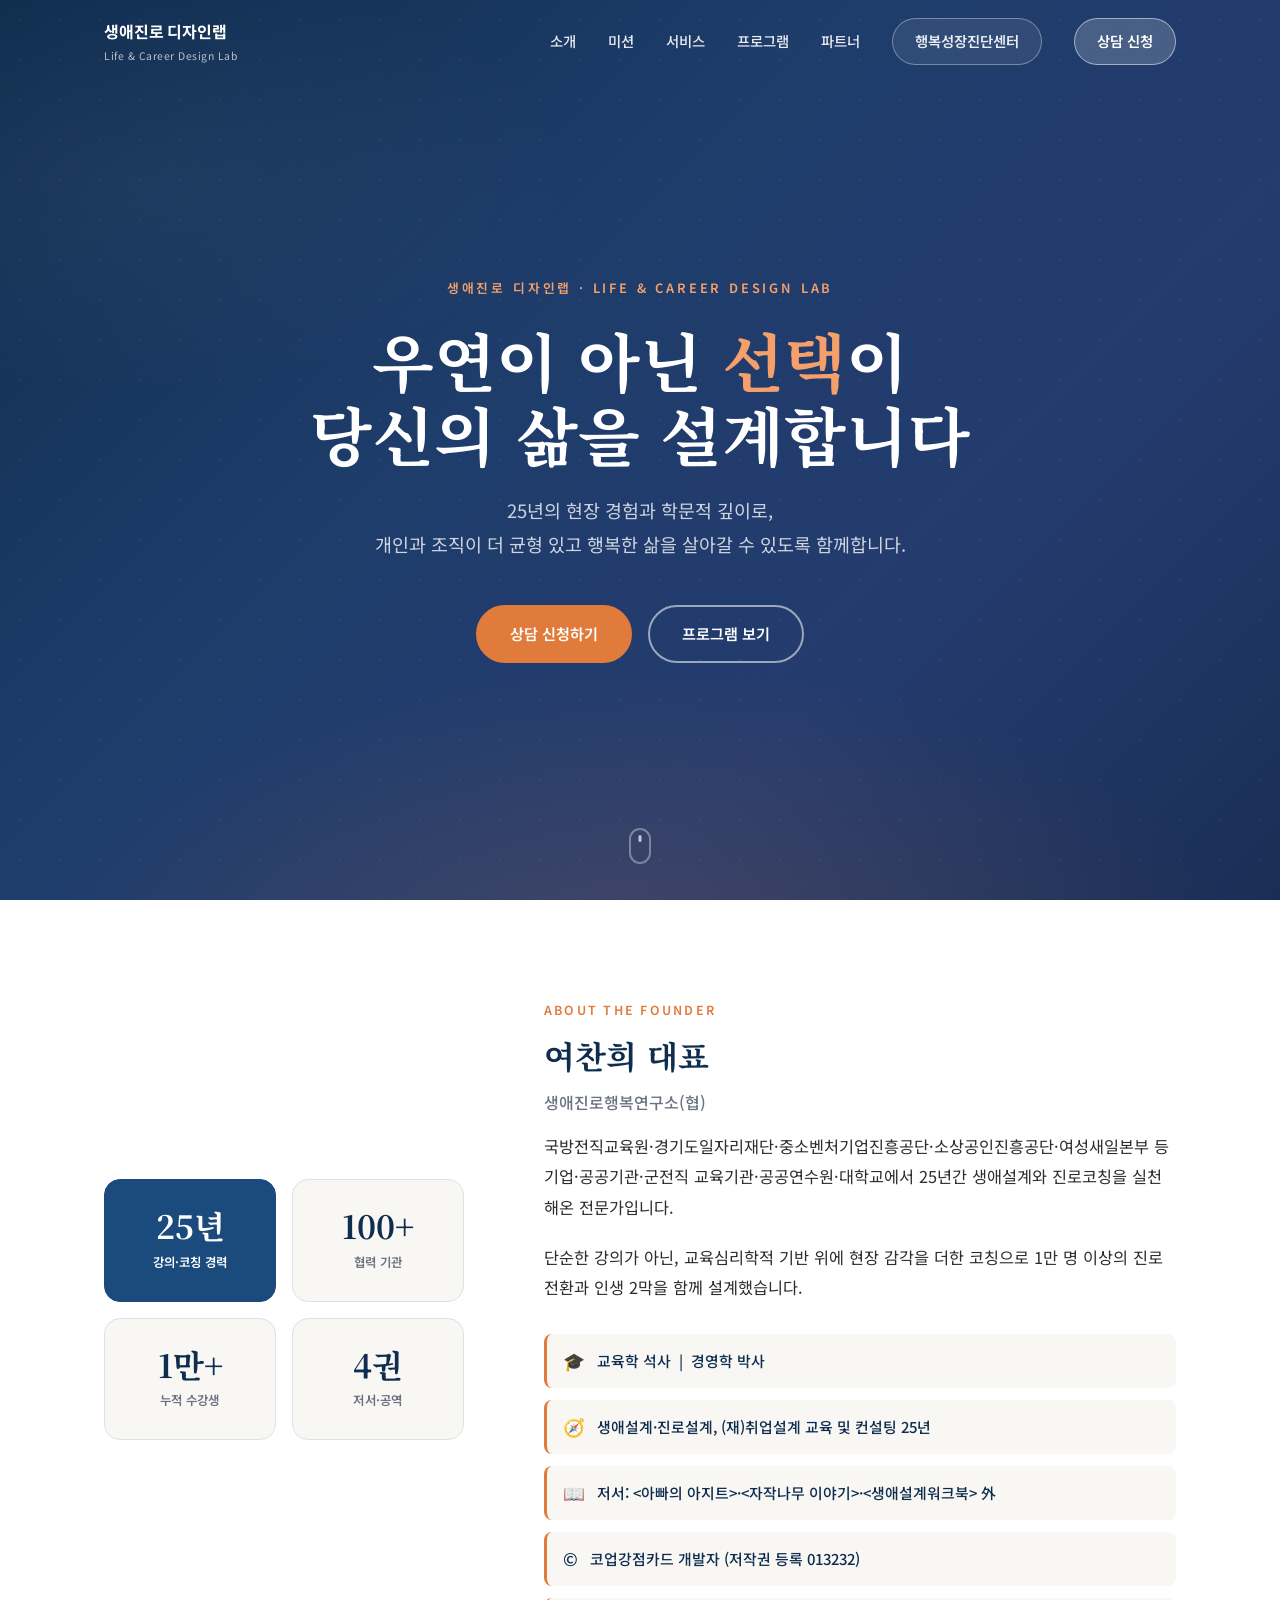
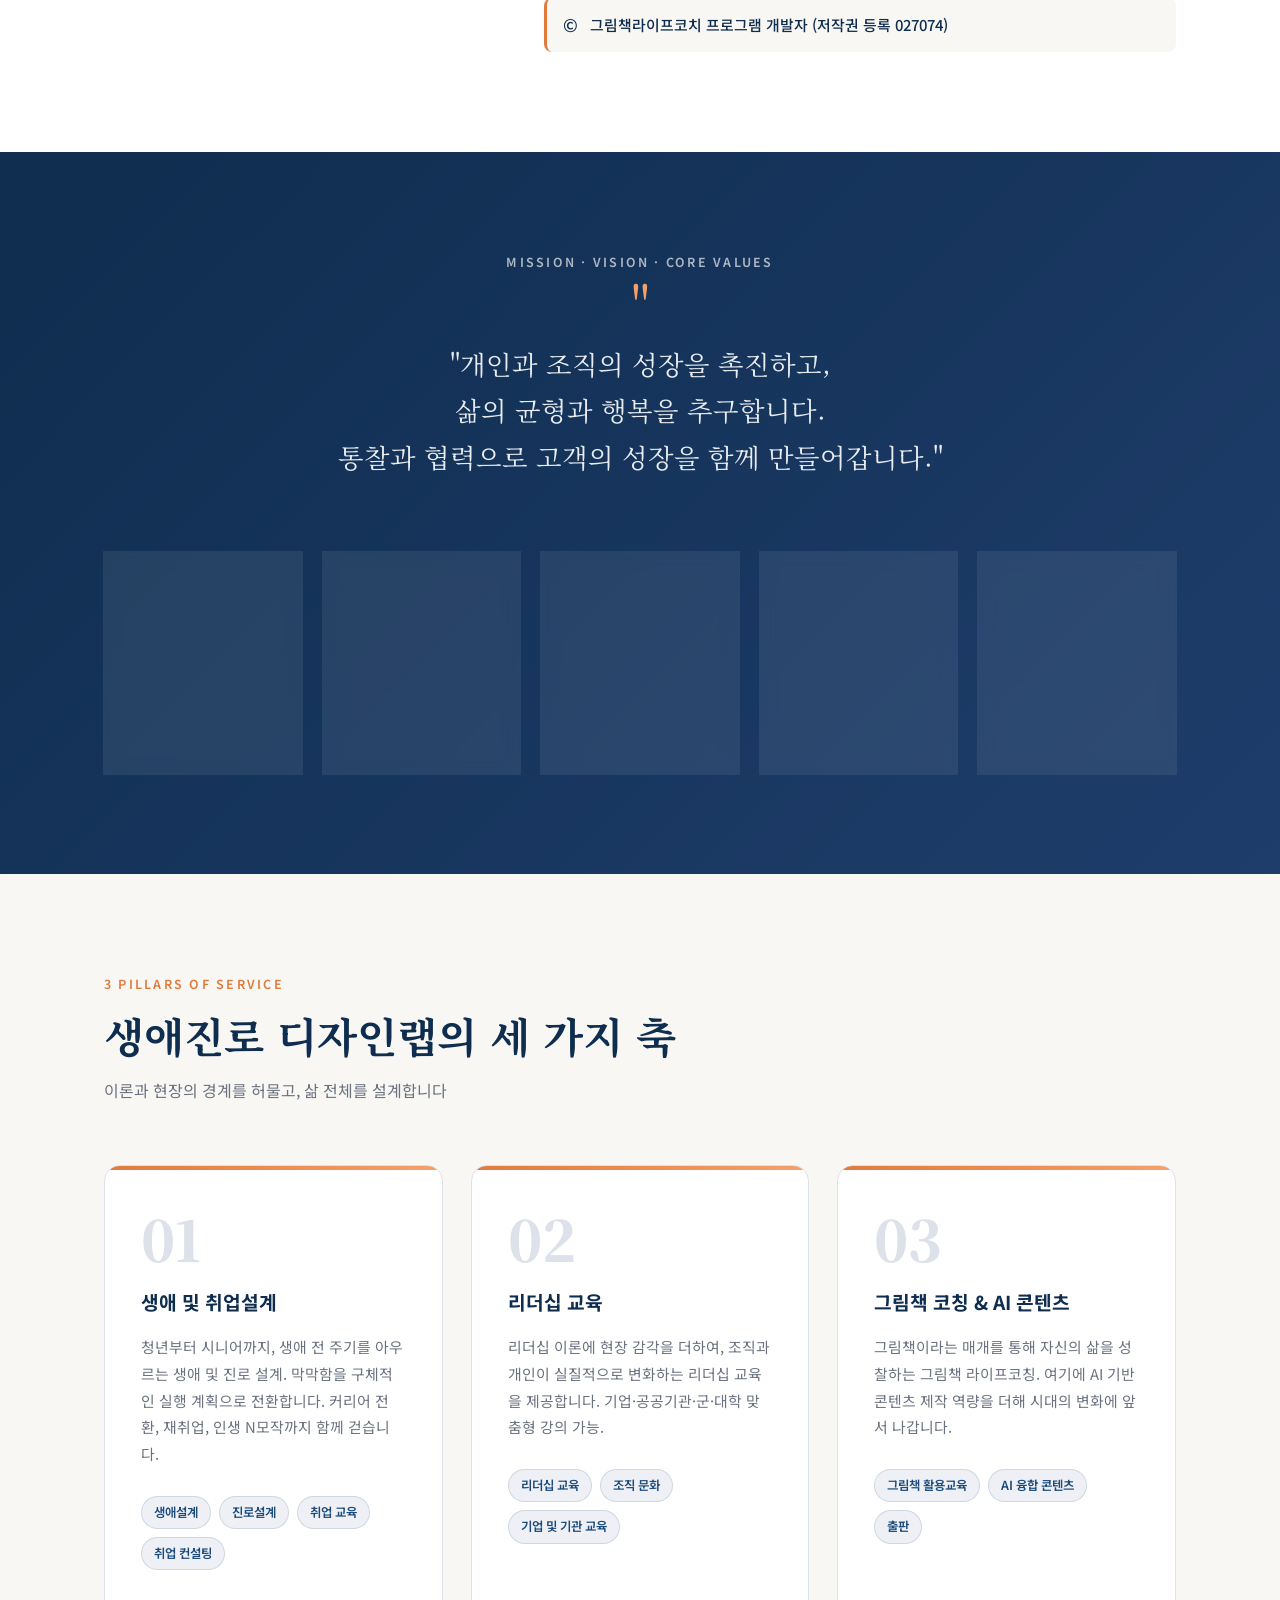
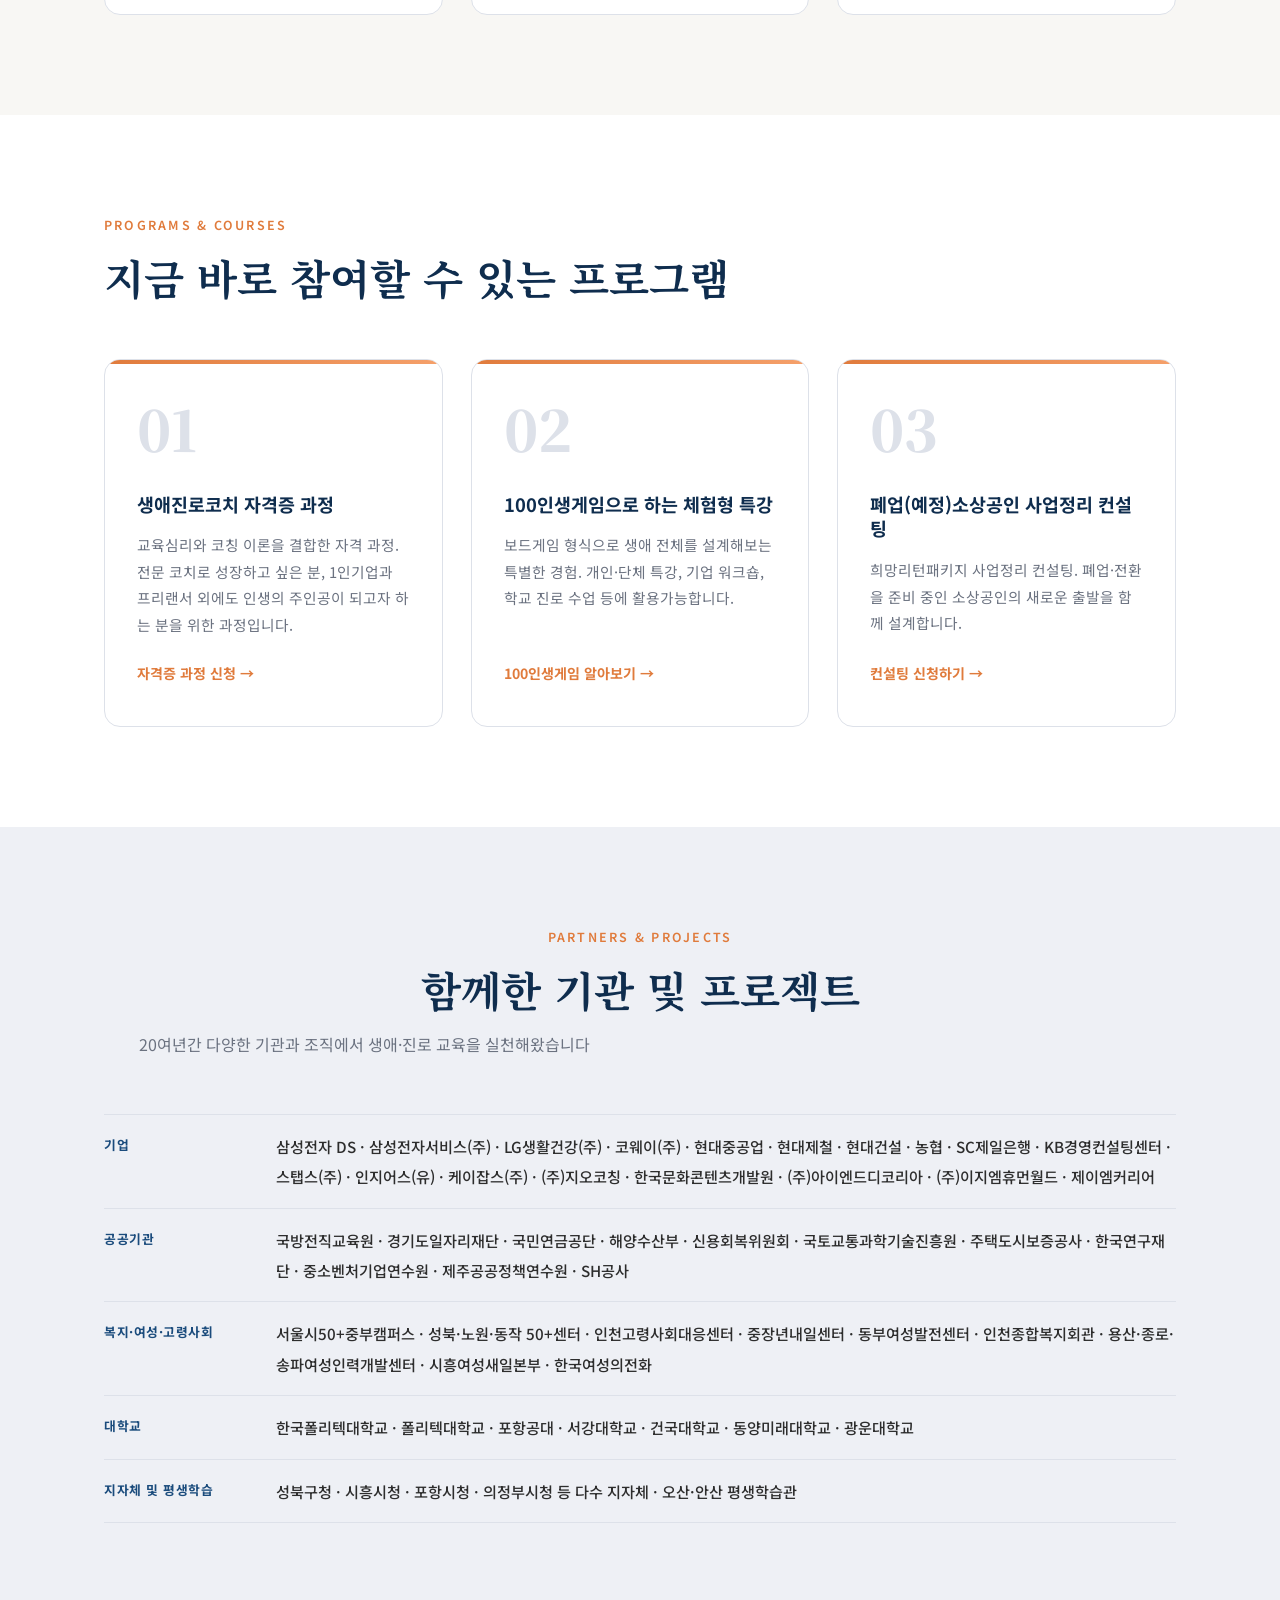
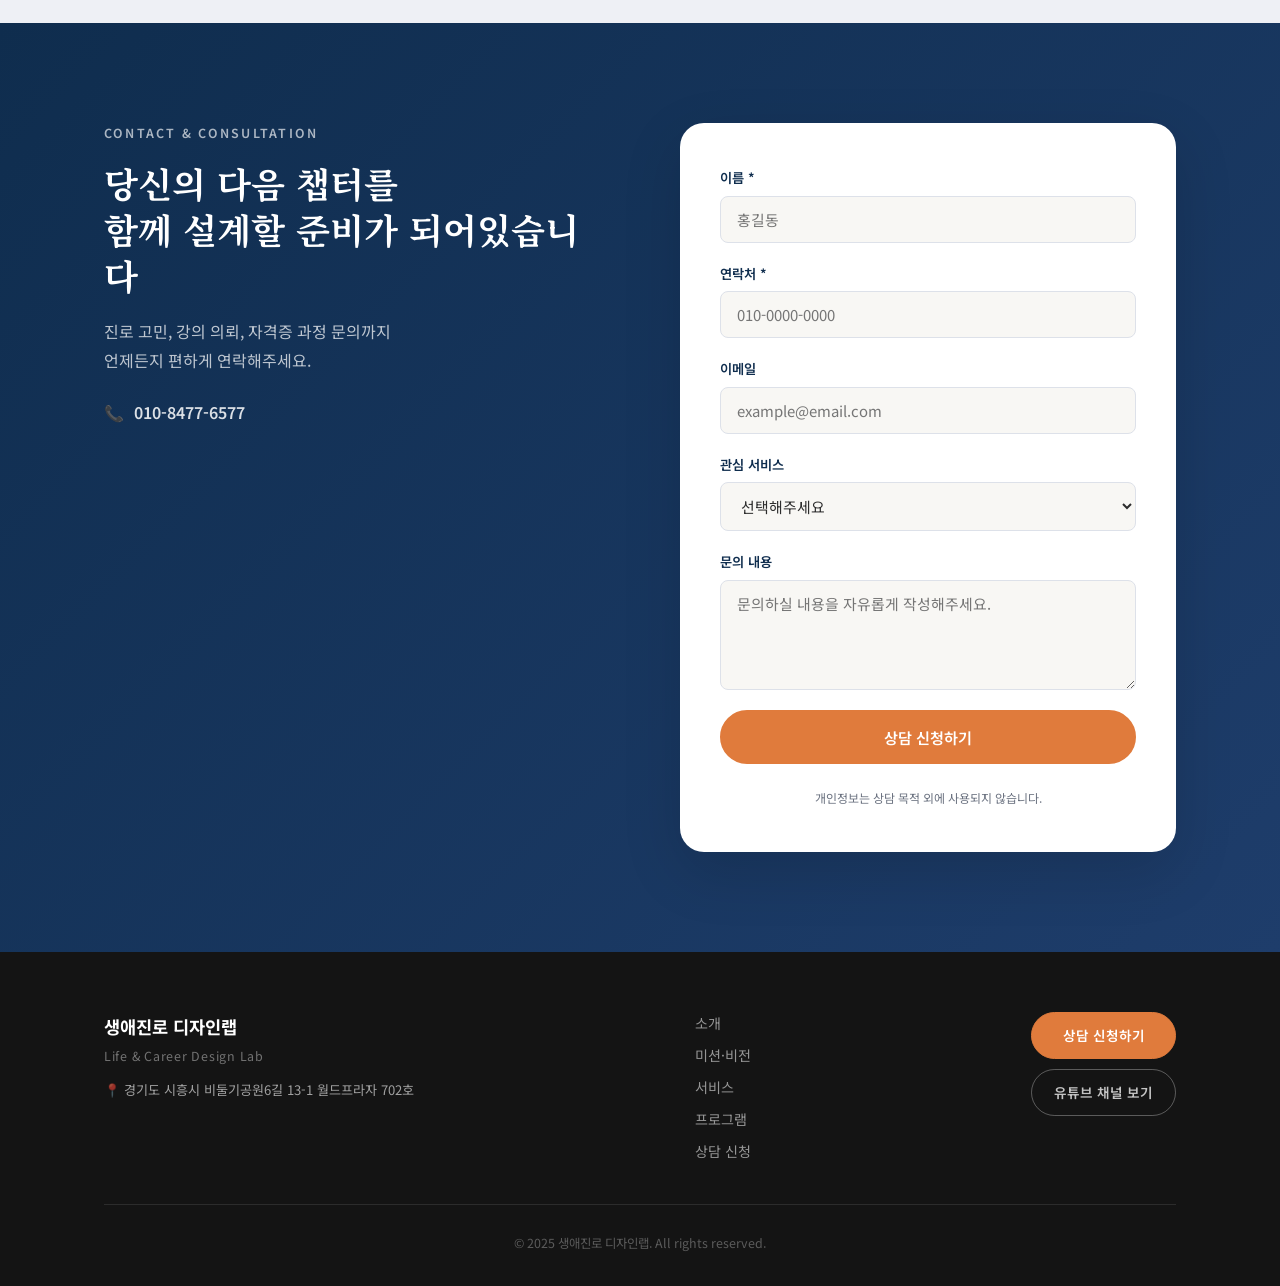
<file: index.html>
<!DOCTYPE html>
<html lang="ko">

<head>
  <meta charset="UTF-8" />
  <meta name="viewport" content="width=device-width, initial-scale=1.0" />
  <title>생애진로 디자인랩 · Life & Career Design Lab</title>
  <meta name="description" content="25년의 현장 경험과 학문적 깊이로, 개인과 조직이 더 균형 있고 행복한 삶을 살아갈 수 있도록 함께합니다." />
  <link rel="stylesheet" href="styles.css" />
  <link rel="preconnect" href="https://fonts.googleapis.com" />
  <link rel="preconnect" href="https://fonts.gstatic.com" crossorigin />
  <link
    href="https://fonts.googleapis.com/css2?family=Noto+Sans+KR:wght@300;400;500;600;700;900&family=Noto+Serif+KR:wght@400;700&display=swap"
    rel="stylesheet" />
</head>

<body>

  <!-- NAV -->
  <header class="nav" id="nav">
    <div class="nav__inner">
      <a href="#hero" class="nav__logo">
        <span class="nav__logo-kr">생애진로 디자인랩</span>
        <span class="nav__logo-en">Life &amp; Career Design Lab</span>
      </a>
      <nav class="nav__links">
        <a href="#about">소개</a>
        <a href="#mission">미션</a>
        <a href="#pillars">서비스</a>
        <a href="#programs">프로그램</a>
        <a href="#partners">파트너</a>
        <a href="https://mind.lifencareer.co.kr/" class="nav__cta nav__cta--alt" target="_blank" rel="noopener">행복성장진단센터</a>
        <a href="#contact" class="nav__cta">상담 신청</a>
      </nav>
      <button class="nav__hamburger" id="hamburger" aria-label="메뉴 열기">
        <span></span><span></span><span></span>
      </button>
    </div>
    <div class="nav__mobile" id="mobile-menu">
      <a href="#about">소개</a>
      <a href="#mission">미션</a>
      <a href="#pillars">서비스</a>
      <a href="#programs">프로그램</a>
      <a href="#partners">파트너</a>
      <a href="https://mind.lifencareer.co.kr/" target="_blank" rel="noopener">행복성장진단센터</a>
      <a href="#contact">상담 신청</a>
    </div>
  </header>

  <!-- HERO -->
  <section class="hero" id="hero">
    <div class="hero__bg"></div>
    <div class="hero__content">
      <p class="hero__eyebrow reveal">생애진로 디자인랩 · Life &amp; Career Design Lab</p>
      <h1 class="hero__title reveal reveal--delay-1"><!-- EDIT:hero-title -->
        우연이 아닌 <em>선택</em>이<br />당신의 삶을 설계합니다
      <!-- /EDIT:hero-title --></h1>
      <p class="hero__sub reveal reveal--delay-2"><!-- EDIT:hero-sub -->
        25년의 현장 경험과 학문적 깊이로,<br />
        개인과 조직이 더 균형 있고 행복한 삶을 살아갈 수 있도록 함께합니다.
      <!-- /EDIT:hero-sub --></p>
      <div class="hero__actions reveal reveal--delay-3">
        <a href="#contact" class="btn btn--primary">상담 신청하기</a>
        <a href="#programs" class="btn btn--ghost">프로그램 보기</a>
      </div>
    </div>
    <div class="hero__scroll-hint">
      <span></span>
    </div>
  </section>

  <!-- ABOUT -->
  <section class="about section" id="about">
    <div class="container">
      <div class="about__grid">
        <div class="about__image-wrap reveal">
          <div class="about__stats-card">
            <div class="about__stat">
              <span class="about__stat-num">25년</span>
              <span class="about__stat-label">강의·코칭 경력</span>
            </div>
            <div class="about__stat">
              <span class="about__stat-num">100+</span>
              <span class="about__stat-label">협력 기관</span>
            </div>
            <div class="about__stat">
              <span class="about__stat-num">1만+</span>
              <span class="about__stat-label">누적 수강생</span>
            </div>
            <div class="about__stat">
              <span class="about__stat-num">4권</span>
              <span class="about__stat-label">저서·공역</span>
            </div>
          </div>
        </div>
        <div class="about__text">
          <p class="section__label reveal">About the Founder</p>
          <h2 class="section__title reveal reveal--delay-1">
            여찬희 대표<br /><span class="about__orgtitle">생애진로행복연구소(협)</span>
          </h2>
          <p class="about__body reveal reveal--delay-2"><!-- EDIT:about-body1 -->
            국방전직교육원·경기도일자리재단·중소벤처기업진흥공단·소상공인진흥공단·여성새일본부 등
            기업·공공기관·군전직 교육기관·공공연수원·대학교에서
            25년간 생애설계와 진로코칭을 실천해온 전문가입니다.
          <!-- /EDIT:about-body1 --></p>
          <p class="about__body reveal reveal--delay-2"><!-- EDIT:about-body2 -->
            단순한 강의가 아닌, 교육심리학적 기반 위에 현장 감각을 더한 코칭으로
            1만 명 이상의 진로 전환과 인생 2막을 함께 설계했습니다.
          <!-- /EDIT:about-body2 --></p>
          <ul class="about__credentials reveal reveal--delay-3">
            <li><span class="cred-icon">🎓</span> 교육학 석사 &nbsp;|&nbsp; 경영학 박사</li>
            <li><span class="cred-icon">🧭</span> 생애설계·진로설계, (재)취업설계 교육 및 컨설팅 25년</li>
            <li><span class="cred-icon">📖</span> 저서: &lt;아빠의 아지트&gt;·&lt;자작나무 이야기&gt;·&lt;생애설계워크북&gt; 外</li>
            <li><span class="cred-icon">©</span> 코업강점카드 개발자 (저작권 등록 013232)</li>
            <li><span class="cred-icon">©</span> 그림책라이프코치 프로그램 개발자 (저작권 등록 027074)</li>
          </ul>
        </div>
      </div>
    </div>
  </section>

  <!-- MISSION / VISION / VALUES -->
  <section class="mission section" id="mission">
    <div class="container">
      <p class="section__label section__label--light reveal">Mission · Vision · Core Values</p>
      <blockquote class="mission__quote reveal reveal--delay-1">
        "개인과 조직의 성장을 촉진하고,<br />
        삶의 균형과 행복을 추구합니다.<br />
        통찰과 협력으로 고객의 성장을 함께 만들어갑니다."
      </blockquote>
      <div class="values__grid">
        <div class="value-card reveal">
          <div class="value-card__icon">⚖</div>
          <h3 class="value-card__name">균형</h3>
          <p class="value-card__desc">삶과 일의 조화를 통한 행복 추구</p>
        </div>
        <div class="value-card reveal reveal--delay-1">
          <div class="value-card__icon">☀</div>
          <h3 class="value-card__name">행복</h3>
          <p class="value-card__desc">나·가족·사회가 더불어 미소 짓는 삶</p>
        </div>
        <div class="value-card reveal reveal--delay-2">
          <div class="value-card__icon">↑</div>
          <h3 class="value-card__name">성장</h3>
          <p class="value-card__desc">어제보다 한 걸음 나아가는 삶</p>
        </div>
        <div class="value-card reveal reveal--delay-3">
          <div class="value-card__icon">◎</div>
          <h3 class="value-card__name">협력</h3>
          <p class="value-card__desc">용기와 격려로 함께 만들어가는 삶</p>
        </div>
        <div class="value-card reveal reveal--delay-4">
          <div class="value-card__icon">◐</div>
          <h3 class="value-card__name">통찰</h3>
          <p class="value-card__desc">호기심으로 창의적 아이디어를 얻는 삶</p>
        </div>
      </div>
    </div>
  </section>

  <!-- 3 PILLARS -->
  <section class="pillars section" id="pillars">
    <div class="container">
      <p class="section__label reveal">3 Pillars of Service</p>
      <h2 class="section__title reveal reveal--delay-1">생애진로 디자인랩의 세 가지 축</h2>
      <p class="section__sub reveal reveal--delay-2">이론과 현장의 경계를 허물고, 삶 전체를 설계합니다</p>
      <div class="pillars__grid">

        <div class="pillar reveal">
          <div class="pillar__number">01</div>
          <h3 class="pillar__title">생애 및 취업설계</h3>
          <p class="pillar__body">
            청년부터 시니어까지, 생애 전 주기를 아우르는 생애 및 진로 설계.
            막막함을 구체적인 실행 계획으로 전환합니다.
            커리어 전환, 재취업, 인생 N모작까지 함께 걷습니다.
          </p>
          <ul class="pillar__tags">
            <li>생애설계</li>
            <li>진로설계</li>
            <li>취업 교육</li>
            <li>취업 컨설팅</li>
          </ul>
        </div>

        <div class="pillar reveal reveal--delay-1">
          <div class="pillar__number">02</div>
          <h3 class="pillar__title">리더십 교육</h3>
          <p class="pillar__body">
            리더십 이론에 현장 감각을 더하여,
            조직과 개인이 실질적으로 변화하는 리더십 교육을 제공합니다.
            기업·공공기관·군·대학 맞춤형 강의 가능.
          </p>
          <ul class="pillar__tags">
            <li>리더십 교육</li>
            <li>조직 문화</li>
            <li>기업 및 기관 교육</li>
          </ul>
        </div>

        <div class="pillar reveal reveal--delay-2">
          <div class="pillar__number">03</div>
          <h3 class="pillar__title">그림책 코칭 &amp; AI 콘텐츠</h3>
          <p class="pillar__body">
            그림책이라는 매개를 통해 자신의 삶을 성찰하는 그림책 라이프코칭.
            여기에 AI 기반 콘텐츠 제작 역량을 더해 시대의 변화에 앞서 나갑니다.
          </p>
          <ul class="pillar__tags">
            <li>그림책 활용교육</li>
            <li>AI 융합 콘텐츠</li>
            <li>출판</li>
          </ul>
        </div>

      </div>
    </div>
  </section>

  <!-- PROGRAMS -->
  <section class="programs section" id="programs">
    <div class="container">
      <p class="section__label reveal">Programs &amp; Courses</p>
      <h2 class="section__title reveal reveal--delay-1">지금 바로 참여할 수 있는 프로그램</h2>
      <div class="programs__grid">

        <div class="program-card reveal">
          <div class="program-card__num">01</div>
          <h3 class="program-card__title"><!-- EDIT:prog1-title -->생애진로코치 자격증 과정<!-- /EDIT:prog1-title --></h3>
          <p class="program-card__body"><!-- EDIT:prog1-body -->
            교육심리와 코칭 이론을 결합한 자격 과정.
            전문 코치로 성장하고 싶은 분, 1인기업과 프리랜서 외에도 인생의 주인공이 되고자 하는 분을 위한 과정입니다.
          <!-- /EDIT:prog1-body --></p>
          <a href="#contact" class="program-card__link">자격증 과정 신청 →</a>
        </div>

        <div class="program-card reveal reveal--delay-1">
          <div class="program-card__num">02</div>
          <h3 class="program-card__title"><!-- EDIT:prog2-title -->100인생게임으로 하는 체험형 특강<!-- /EDIT:prog2-title --></h3>
          <p class="program-card__body"><!-- EDIT:prog2-body -->
            보드게임 형식으로 생애 전체를 설계해보는 특별한 경험.
            개인·단체 특강, 기업 워크숍, 학교 진로 수업 등에 활용가능합니다.
          <!-- /EDIT:prog2-body --></p>
          <a href="#contact" class="program-card__link">100인생게임 알아보기 →</a>
        </div>

        <div class="program-card reveal reveal--delay-2">
          <div class="program-card__num">03</div>
          <h3 class="program-card__title"><!-- EDIT:prog3-title -->폐업(예정)소상공인 사업정리 컨설팅<!-- /EDIT:prog3-title --></h3>
          <p class="program-card__body"><!-- EDIT:prog3-body -->
            희망리턴패키지 사업정리 컨설팅.
            폐업·전환을 준비 중인 소상공인의 새로운 출발을 함께 설계합니다.
          <!-- /EDIT:prog3-body --></p>
          <a href="#contact" class="program-card__link">컨설팅 신청하기 →</a>
        </div>

      </div>
    </div>
  </section>

  <!-- PARTNERS -->
  <section class="partners section" id="partners">
    <div class="container">
      <p class="section__label reveal">Partners &amp; Projects</p>
      <h2 class="section__title reveal reveal--delay-1">함께한 기관 및 프로젝트</h2>
      <p class="section__sub reveal reveal--delay-2">20여년간 다양한 기관과 조직에서 생애·진로 교육을 실천해왔습니다</p>
      <div class="partners__groups">
        <div class="partner-group reveal">
          <span class="partner-group__title">기업</span>
          <p class="partner-group__list"><!-- EDIT:partner-기업 -->삼성전자 DS · 삼성전자서비스(주) · LG생활건강(주) · 코웨이(주) · 현대중공업 · 현대제철 · 현대건설 · 농협 · SC제일은행 · KB경영컨설팅센터 · 스탭스(주) · 인지어스(유) · 케이잡스(주) · (주)지오코칭 · 한국문화콘텐츠개발원 · (주)아이엔드디코리아 · (주)이지엠휴먼월드 · 제이엠커리어<!-- /EDIT:partner-기업 --></p>
        </div>
        <div class="partner-group reveal">
          <span class="partner-group__title">공공기관</span>
          <p class="partner-group__list"><!-- EDIT:partner-공공기관 -->국방전직교육원 · 경기도일자리재단 · 국민연금공단 · 해양수산부 · 신용회복위원회 · 국토교통과학기술진흥원 · 주택도시보증공사 · 한국연구재단 · 중소벤처기업연수원 · 제주공공정책연수원 · SH공사<!-- /EDIT:partner-공공기관 --></p>
        </div>
        <div class="partner-group reveal">
          <span class="partner-group__title">복지·여성·고령사회</span>
          <p class="partner-group__list"><!-- EDIT:partner-복지 -->서울시50+중부캠퍼스 · 성북·노원·동작 50+센터 · 인천고령사회대응센터 · 중장년내일센터 · 동부여성발전센터 · 인천종합복지회관 · 용산·종로·송파여성인력개발센터 · 시흥여성새일본부 · 한국여성의전화<!-- /EDIT:partner-복지 --></p>
        </div>
        <div class="partner-group reveal">
          <span class="partner-group__title">대학교</span>
          <p class="partner-group__list"><!-- EDIT:partner-대학교 -->한국폴리텍대학교 · 폴리텍대학교 · 포항공대 · 서강대학교 · 건국대학교 · 동양미래대학교 · 광운대학교<!-- /EDIT:partner-대학교 --></p>
        </div>
        <div class="partner-group reveal">
          <span class="partner-group__title">지자체 및 평생학습</span>
          <p class="partner-group__list"><!-- EDIT:partner-지자체 -->성북구청 · 시흥시청 · 포항시청 · 의정부시청 등 다수 지자체 · 오산·안산 평생학습관<!-- /EDIT:partner-지자체 --></p>
        </div>
      </div>
    </div>
  </section>

  <!-- CONTACT -->
  <section class="contact section" id="contact">
    <div class="container">
      <div class="contact__inner">
        <div class="contact__text reveal">
          <p class="section__label section__label--light">Contact &amp; Consultation</p>
          <h2 class="contact__title">
            당신의 다음 챕터를<br />함께 설계할 준비가 되어있습니다
          </h2>
          <p class="contact__sub">
            진로 고민, 강의 의뢰, 자격증 과정 문의까지<br />
            언제든지 편하게 연락해주세요.
          </p>
          <div class="contact__info-items">
            <a href="tel:01084776577" class="contact__info-item">
              <span>📞</span>
              <span><!-- EDIT:contact-phone -->010-8477-6577<!-- /EDIT:contact-phone --></span>
            </a>
          </div>
        </div>
        <div class="contact__form-wrap reveal reveal--delay-2">
          <form class="contact__form" id="contact-form" novalidate>
            <div class="form-group">
              <label for="name">이름 *</label>
              <input type="text" id="name" name="name" placeholder="홍길동" required />
            </div>
            <div class="form-group">
              <label for="phone">연락처 *</label>
              <input type="tel" id="phone" name="phone" placeholder="010-0000-0000" required />
            </div>
            <div class="form-group">
              <label for="email">이메일</label>
              <input type="email" id="email" name="email" placeholder="example@email.com" />
            </div>
            <div class="form-group">
              <label for="service">관심 서비스</label>
              <select id="service" name="service">
                <option value="">선택해주세요</option>
                <option value="career">생애 및 취업설계</option>
                <option value="leadership">리더십 교육</option>
                <option value="picturebook">그림책 코칭</option>
                <option value="certificate">자격증 과정</option>
                <option value="game">100인생게임</option>
                <option value="consulting">소상공인 컨설팅</option>
                <option value="ai">AI활용교육</option>
                <option value="other">기타</option>
              </select>
            </div>
            <div class="form-group">
              <label for="message">문의 내용</label>
              <textarea id="message" name="message" rows="4" placeholder="문의하실 내용을 자유롭게 작성해주세요."></textarea>
            </div>
            <button type="submit" class="btn btn--primary btn--full">상담 신청하기</button>
            <p class="form-notice">개인정보는 상담 목적 외에 사용되지 않습니다.</p>
          </form>
          <div class="form-success" id="form-success" style="display:none;">
            <div class="form-success__icon">✓</div>
            <h3>신청이 완료되었습니다!</h3>
            <p>빠른 시일 내에 연락드리겠습니다.</p>
          </div>
        </div>
      </div>
    </div>
  </section>

  <!-- FOOTER -->
  <footer class="footer">
    <div class="container">
      <div class="footer__inner">
        <div class="footer__brand">
          <p class="footer__name">생애진로 디자인랩</p>
          <p class="footer__tagline">Life &amp; Career Design Lab</p>
          <p class="footer__location">📍 경기도 시흥시 비둘기공원6길 13-1 월드프라자 702호</p>
        </div>
        <div class="footer__links">
          <a href="#about">소개</a>
          <a href="#mission">미션·비전</a>
          <a href="#pillars">서비스</a>
          <a href="#programs">프로그램</a>
          <a href="#contact">상담 신청</a>
        </div>
        <div class="footer__social">
          <a href="#contact" class="footer__social-btn">상담 신청하기</a>
          <!-- EDIT:youtube-link --><a href="https://www.youtube.com/channel/UCElnML-RuSbsNizhW7ZhboA"
            class="footer__social-btn footer__social-btn--outline" target="_blank" rel="noopener">유튜브 채널 보기</a><!-- /EDIT:youtube-link -->
        </div>
      </div>
      <p class="footer__copy">© 2025 생애진로 디자인랩. All rights reserved.</p>
    </div>
  </footer>

  <script src="script.js"></script>
</body>

</html>
</file>
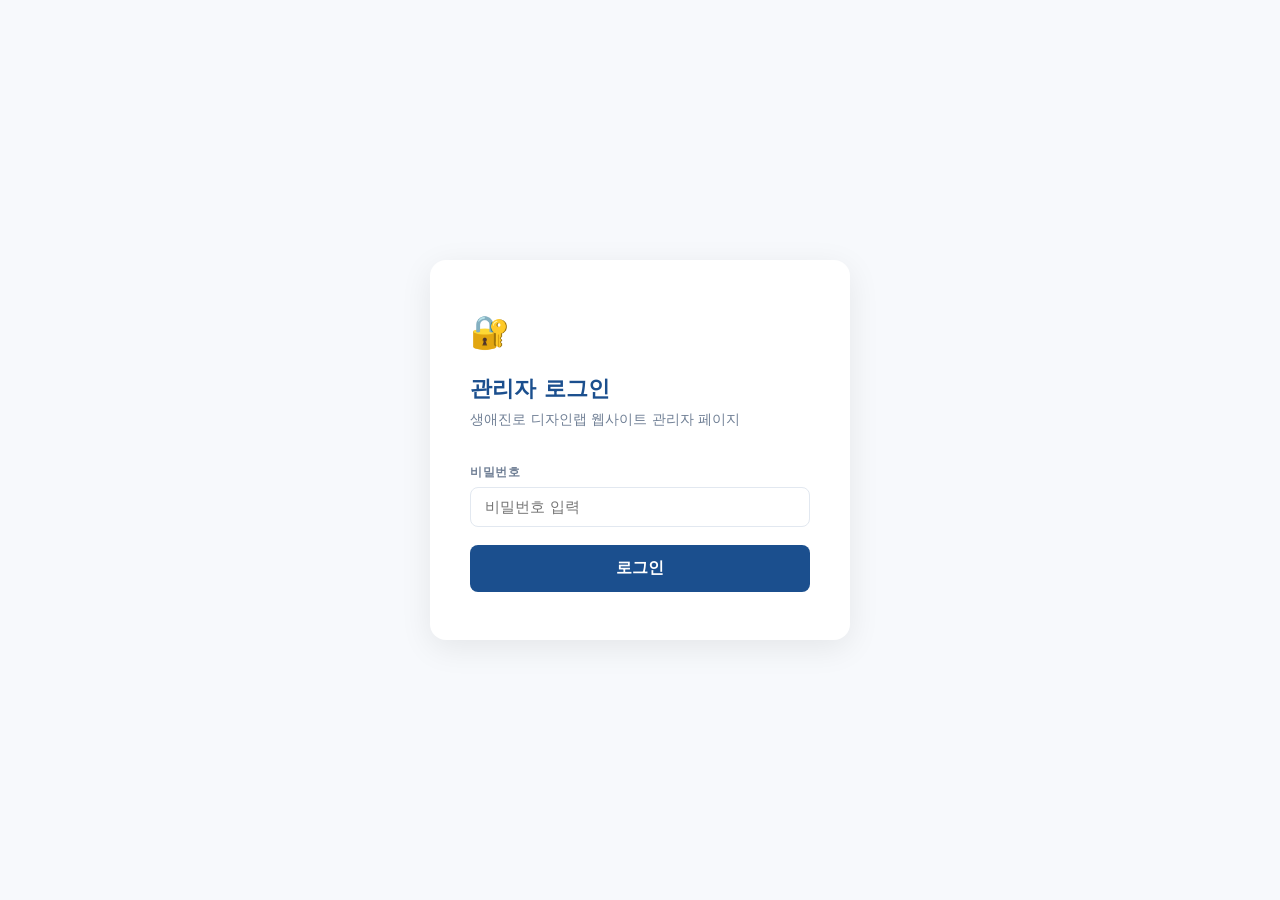
<file: admin.html>
<!DOCTYPE html>
<html lang="ko">
<head>
  <meta charset="UTF-8">
  <meta name="viewport" content="width=device-width, initial-scale=1.0">
  <title>관리자 · 생애진로 디자인랩</title>
  <style>
    *, *::before, *::after { box-sizing: border-box; margin: 0; padding: 0; }
    :root {
      --blue: #1b4f8e;
      --blue-d: #153d6e;
      --blue-light: #e8f0fb;
      --text: #2d3748;
      --sub: #718096;
      --border: #e2e8f0;
      --bg: #f7f9fc;
      --white: #fff;
      --green: #38a169;
      --green-d: #2f855a;
      --red: #e53e3e;
    }
    body { font-family: 'Segoe UI', system-ui, -apple-system, sans-serif; background: var(--bg); color: var(--text); line-height: 1.5; }

    /* LOGIN */
    .login-wrap { min-height: 100vh; display: flex; align-items: center; justify-content: center; padding: 24px; }
    .login-box { background: var(--white); border-radius: 16px; padding: 48px 40px; width: 100%; max-width: 420px; box-shadow: 0 8px 32px rgba(0,0,0,.08); }
    .login-logo { font-size: 2rem; margin-bottom: 16px; }
    .login-title { font-size: 1.4rem; font-weight: 700; color: var(--blue); margin-bottom: 4px; }
    .login-sub { font-size: .9rem; color: var(--sub); margin-bottom: 32px; }

    /* FORM */
    .form-group { margin-bottom: 18px; }
    .form-group label { display: block; font-size: .78rem; font-weight: 700; color: var(--sub); margin-bottom: 6px; text-transform: uppercase; letter-spacing: .05em; }
    .form-group input, .form-group textarea {
      width: 100%; border: 1.5px solid var(--border); border-radius: 8px; padding: 10px 14px;
      font-size: .95rem; font-family: inherit; color: var(--text); background: var(--white);
      transition: border-color .2s, box-shadow .2s;
    }
    .form-group input:focus, .form-group textarea:focus {
      outline: none; border-color: var(--blue); box-shadow: 0 0 0 3px rgba(27,79,142,.1);
    }
    .form-group textarea { resize: vertical; }
    .hint { font-size: .78rem; color: var(--sub); margin-top: 5px; }
    .hint code { background: #edf2f7; padding: 1px 5px; border-radius: 4px; font-family: monospace; }

    /* BUTTONS */
    .btn { display: inline-flex; align-items: center; gap: 6px; padding: 10px 20px; border-radius: 8px; border: none; font-size: .9rem; font-weight: 600; cursor: pointer; transition: all .15s; font-family: inherit; text-decoration: none; }
    .btn-primary { background: var(--blue); color: white; }
    .btn-primary:hover { background: var(--blue-d); }
    .btn-full { width: 100%; justify-content: center; padding: 13px; font-size: 1rem; }
    .btn-ghost { background: transparent; color: white; border: 1.5px solid rgba(255,255,255,.4); }
    .btn-ghost:hover { background: rgba(255,255,255,.1); }
    .btn-load { background: var(--blue); color: white; white-space: nowrap; padding: 10px 18px; }
    .btn-load:hover { background: var(--blue-d); }
    .error-msg { color: var(--red); font-size: .85rem; margin-top: 10px; }

    /* ADMIN LAYOUT */
    .admin-header { background: var(--blue); color: white; padding: 0 32px; height: 60px; display: flex; justify-content: space-between; align-items: center; position: sticky; top: 0; z-index: 100; box-shadow: 0 2px 8px rgba(0,0,0,.15); }
    .admin-header-title { font-size: 1rem; font-weight: 700; }
    .admin-header-right { display: flex; gap: 10px; }
    .admin-main { max-width: 880px; margin: 0 auto; padding: 32px 24px 120px; }

    /* CARDS */
    .card { background: var(--white); border-radius: 12px; padding: 28px 32px; margin-bottom: 20px; box-shadow: 0 1px 4px rgba(0,0,0,.06); }
    .card-header { display: flex; align-items: center; gap: 10px; margin-bottom: 24px; padding-bottom: 16px; border-bottom: 1.5px solid var(--border); }
    .card-title { font-size: 1rem; font-weight: 700; color: var(--blue); }
    .token-row { display: flex; gap: 10px; }
    .token-row input { flex: 1; }

    /* GRIDS */
    .two-col { display: grid; grid-template-columns: 1fr 1fr; gap: 20px; }
    .prog-block { border: 1px solid var(--border); border-radius: 10px; padding: 18px; }
    .prog-block + .prog-block { margin-top: 12px; }
    .prog-label { font-size: .75rem; font-weight: 700; color: var(--blue); text-transform: uppercase; letter-spacing: .06em; margin-bottom: 14px; }

    /* SAVE BAR */
    .save-bar { position: fixed; bottom: 0; left: 0; right: 0; background: white; border-top: 1px solid var(--border); padding: 14px 32px; display: flex; align-items: center; gap: 16px; box-shadow: 0 -2px 12px rgba(0,0,0,.08); z-index: 100; }
    .btn-save { background: var(--green); color: white; padding: 12px 36px; font-size: 1rem; font-weight: 700; border-radius: 10px; border: none; cursor: pointer; font-family: inherit; transition: all .15s; }
    .btn-save:hover { background: var(--green-d); }
    .btn-save:disabled { background: #a0aec0; cursor: not-allowed; }
    #save-status { font-size: .9rem; font-weight: 600; }
    .status-ok { color: var(--green); }
    .status-err { color: var(--red); }
    .status-loading { color: var(--sub); }

    @media (max-width: 600px) {
      .login-box { padding: 32px 20px; }
      .two-col { grid-template-columns: 1fr; }
      .token-row { flex-direction: column; }
      .admin-header { padding: 0 16px; }
      .admin-main { padding: 20px 16px 120px; }
      .card { padding: 20px; }
      .save-bar { padding: 12px 16px; }
    }
  </style>
</head>
<body>

<!-- ===== LOGIN ===== -->
<div class="login-wrap" id="login-screen">
  <div class="login-box">
    <div class="login-logo">🔐</div>
    <h1 class="login-title">관리자 로그인</h1>
    <p class="login-sub">생애진로 디자인랩 웹사이트 관리자 페이지</p>
    <div class="form-group">
      <label for="pw-input">비밀번호</label>
      <input type="password" id="pw-input" placeholder="비밀번호 입력"
        onkeydown="if(event.key==='Enter')login()">
    </div>
    <button class="btn btn-primary btn-full" onclick="login()">로그인</button>
    <p class="error-msg" id="login-error" style="display:none">비밀번호가 올바르지 않습니다.</p>
  </div>
</div>

<!-- ===== ADMIN ===== -->
<div id="admin-screen" style="display:none">

  <header class="admin-header">
    <span class="admin-header-title">생애진로 디자인랩 · 관리자</span>
    <div class="admin-header-right">
      <a href="index.html" target="_blank" class="btn btn-ghost">사이트 보기 ↗</a>
      <button class="btn btn-ghost" onclick="logout()">로그아웃</button>
    </div>
  </header>

  <div class="admin-main">

    <!-- GitHub 연결 -->
    <div class="card">
      <div class="card-header"><span class="card-title">🔗 GitHub 연결</span></div>
      <div class="form-group">
        <label>GitHub Personal Access Token</label>
        <div class="token-row">
          <input type="password" id="github-token" placeholder="ghp_xxxxxxxxxxxxxxxxxxxx">
          <button class="btn btn-load" onclick="loadContent()">불러오기</button>
        </div>
        <p class="hint">GitHub → Settings → Developer settings → Personal access tokens → Classic (repo 권한 필요). 한 번 입력하면 이 브라우저에 저장됩니다.</p>
      </div>
    </div>

    <div id="content-sections" style="display:none">

      <!-- 히어로 -->
      <div class="card">
        <div class="card-header"><span class="card-title">🏠 히어로 섹션</span></div>
        <div class="form-group">
          <label>메인 타이틀</label>
          <input type="text" id="hero-title">
          <p class="hint">강조 단어: <code>&lt;em&gt;단어&lt;/em&gt;</code> &nbsp; 줄바꿈: <code>&lt;br /&gt;</code></p>
        </div>
        <div class="form-group">
          <label>서브 문구</label>
          <textarea id="hero-sub" rows="2"></textarea>
          <p class="hint">줄바꿈: <code>&lt;br /&gt;</code></p>
        </div>
      </div>

      <!-- 소개 -->
      <div class="card">
        <div class="card-header"><span class="card-title">👤 소개 문구</span></div>
        <div class="form-group">
          <label>소개 문단 1</label>
          <textarea id="about-body1" rows="3"></textarea>
        </div>
        <div class="form-group">
          <label>소개 문단 2</label>
          <textarea id="about-body2" rows="3"></textarea>
        </div>
      </div>

      <!-- 프로그램 -->
      <div class="card">
        <div class="card-header"><span class="card-title">📚 프로그램</span></div>
        <div class="two-col" style="margin-bottom:12px">
          <div class="prog-block">
            <p class="prog-label">프로그램 01</p>
            <div class="form-group"><label>제목</label><input type="text" id="prog1-title"></div>
            <div class="form-group" style="margin-bottom:0"><label>내용</label><textarea id="prog1-body" rows="4"></textarea></div>
          </div>
          <div class="prog-block">
            <p class="prog-label">프로그램 02</p>
            <div class="form-group"><label>제목</label><input type="text" id="prog2-title"></div>
            <div class="form-group" style="margin-bottom:0"><label>내용</label><textarea id="prog2-body" rows="4"></textarea></div>
          </div>
        </div>
        <div class="prog-block">
          <p class="prog-label">프로그램 03</p>
          <div class="two-col">
            <div class="form-group"><label>제목</label><input type="text" id="prog3-title"></div>
            <div class="form-group" style="margin-bottom:0"><label>내용</label><textarea id="prog3-body" rows="3"></textarea></div>
          </div>
        </div>
      </div>

      <!-- 파트너 -->
      <div class="card">
        <div class="card-header"><span class="card-title">🤝 함께한 기관</span></div>
        <p class="hint" style="margin-bottom:20px">각 줄에 기관명 하나씩 입력하세요. 저장 시 자동으로 · 구분자로 변환됩니다.</p>
        <div class="two-col" style="margin-bottom:16px">
          <div class="form-group"><label>기업</label><textarea id="partner-기업" rows="10"></textarea></div>
          <div class="form-group"><label>공공기관</label><textarea id="partner-공공기관" rows="10"></textarea></div>
        </div>
        <div class="two-col" style="margin-bottom:16px">
          <div class="form-group"><label>복지·여성·고령사회</label><textarea id="partner-복지" rows="7"></textarea></div>
          <div class="form-group"><label>대학교</label><textarea id="partner-대학교" rows="7"></textarea></div>
        </div>
        <div class="form-group"><label>지자체 및 평생학습</label><textarea id="partner-지자체" rows="4"></textarea></div>
      </div>

      <!-- 연락처 -->
      <div class="card">
        <div class="card-header"><span class="card-title">📞 연락처 & 링크</span></div>
        <div class="two-col">
          <div class="form-group">
            <label>전화번호</label>
            <input type="tel" id="contact-phone" placeholder="010-0000-0000">
            <p class="hint">하이픈(-) 포함하여 입력</p>
          </div>
          <div class="form-group">
            <label>유튜브 채널 URL</label>
            <input type="url" id="contact-youtube" placeholder="https://www.youtube.com/...">
          </div>
        </div>
      </div>

    </div>
  </div>

  <div class="save-bar" id="save-bar" style="display:none">
    <button class="btn-save" id="save-btn" onclick="saveChanges()">💾 저장 &amp; 배포</button>
    <span id="save-status"></span>
  </div>

</div>

<script>
const OWNER = 'CHANHEE119';
const REPO = 'career-design-lab';
const FILE = 'index.html';
const PASSWORD = 'jincro2025';

let fileSha = '';
let rawContent = '';

function login() {
  if (document.getElementById('pw-input').value === PASSWORD) {
    document.getElementById('login-screen').style.display = 'none';
    document.getElementById('admin-screen').style.display = 'block';
    const saved = localStorage.getItem('gh_admin_token');
    if (saved) document.getElementById('github-token').value = saved;
  } else {
    document.getElementById('login-error').style.display = 'block';
  }
}

function logout() {
  document.getElementById('admin-screen').style.display = 'none';
  document.getElementById('login-screen').style.display = 'flex';
  document.getElementById('pw-input').value = '';
  document.getElementById('login-error').style.display = 'none';
}

function b64dec(s) {
  return decodeURIComponent(escape(atob(s.replace(/\n/g, ''))));
}
function b64enc(s) {
  return btoa(unescape(encodeURIComponent(s)));
}

function extract(html, key) {
  const re = new RegExp('<!-- EDIT:' + key + ' -->([\\s\\S]*?)<!-- /EDIT:' + key + ' -->');
  const m = html.match(re);
  return m ? m[1].trim() : '';
}

function inject(html, key, value) {
  const re = new RegExp('(<!-- EDIT:' + key + ' -->)[\\s\\S]*?(<!-- /EDIT:' + key + ' -->)');
  return html.replace(re, function(_, open, close) { return open + value + close; });
}

function setStatus(msg, cls) {
  const el = document.getElementById('save-status');
  el.textContent = msg;
  el.className = cls || '';
}

function val(id, v) {
  const el = document.getElementById(id);
  if (el) el.value = v;
}

function get(id) {
  const el = document.getElementById(id);
  return el ? el.value.trim() : '';
}

async function loadContent() {
  const token = document.getElementById('github-token').value.trim();
  if (!token) { alert('GitHub 토큰을 입력하세요.'); return; }
  localStorage.setItem('gh_admin_token', token);
  setStatus('불러오는 중...', 'status-loading');
  try {
    const res = await fetch(
      'https://api.github.com/repos/' + OWNER + '/' + REPO + '/contents/' + FILE,
      { headers: { Authorization: 'token ' + token, Accept: 'application/vnd.github.v3+json' } }
    );
    if (!res.ok) throw new Error('불러오기 실패 — 토큰과 repo 권한을 확인하세요.');
    const data = await res.json();
    fileSha = data.sha;
    rawContent = b64dec(data.content);
    fillForms(rawContent);
    document.getElementById('content-sections').style.display = 'block';
    document.getElementById('save-bar').style.display = 'flex';
    setStatus('✅ 불러오기 완료', 'status-ok');
  } catch (e) {
    setStatus('❌ ' + e.message, 'status-err');
  }
}

function fillForms(html) {
  val('hero-title', extract(html, 'hero-title'));
  val('hero-sub', extract(html, 'hero-sub'));
  val('about-body1', extract(html, 'about-body1'));
  val('about-body2', extract(html, 'about-body2'));
  val('prog1-title', extract(html, 'prog1-title'));
  val('prog1-body', extract(html, 'prog1-body'));
  val('prog2-title', extract(html, 'prog2-title'));
  val('prog2-body', extract(html, 'prog2-body'));
  val('prog3-title', extract(html, 'prog3-title'));
  val('prog3-body', extract(html, 'prog3-body'));
  ['기업', '공공기관', '복지', '대학교', '지자체'].forEach(function(k) {
    val('partner-' + k, extract(html, 'partner-' + k).split(' · ').join('\n'));
  });
  val('contact-phone', extract(html, 'contact-phone'));
  var ytBlock = extract(html, 'youtube-link');
  var ytMatch = ytBlock.match(/href="([^"]+)"/);
  val('contact-youtube', ytMatch ? ytMatch[1] : '');
}

async function saveChanges() {
  if (!fileSha) { alert('먼저 내용을 불러오세요.'); return; }
  const token = localStorage.getItem('gh_admin_token');
  if (!token) { alert('토큰이 없습니다. 다시 불러오세요.'); return; }

  const btn = document.getElementById('save-btn');
  btn.disabled = true;
  setStatus('저장 중...', 'status-loading');

  let html = rawContent;

  html = inject(html, 'hero-title', get('hero-title'));
  html = inject(html, 'hero-sub', get('hero-sub'));
  html = inject(html, 'about-body1', get('about-body1'));
  html = inject(html, 'about-body2', get('about-body2'));
  html = inject(html, 'prog1-title', get('prog1-title'));
  html = inject(html, 'prog1-body', get('prog1-body'));
  html = inject(html, 'prog2-title', get('prog2-title'));
  html = inject(html, 'prog2-body', get('prog2-body'));
  html = inject(html, 'prog3-title', get('prog3-title'));
  html = inject(html, 'prog3-body', get('prog3-body'));

  ['기업', '공공기관', '복지', '대학교', '지자체'].forEach(function(k) {
    var v = get('partner-' + k).split('\n').map(function(s){ return s.trim(); }).filter(Boolean).join(' · ');
    html = inject(html, 'partner-' + k, v);
  });

  // 전화번호: 표시 텍스트 + href 업데이트
  var phone = get('contact-phone');
  html = inject(html, 'contact-phone', phone);
  html = html.replace(/href="tel:[^"]*"/, 'href="tel:' + phone.replace(/-/g, '') + '"');

  // 유튜브: youtube-link 블록 내 href 업데이트
  var yt = get('contact-youtube');
  var currentYtBlock = extract(html, 'youtube-link');
  var newYtBlock = currentYtBlock.replace(/href="[^"]*"/, 'href="' + yt + '"');
  html = inject(html, 'youtube-link', newYtBlock);

  try {
    const res = await fetch(
      'https://api.github.com/repos/' + OWNER + '/' + REPO + '/contents/' + FILE,
      {
        method: 'PUT',
        headers: {
          Authorization: 'token ' + token,
          Accept: 'application/vnd.github.v3+json',
          'Content-Type': 'application/json'
        },
        body: JSON.stringify({
          message: '관리자 페이지에서 내용 업데이트',
          content: b64enc(html),
          sha: fileSha
        })
      }
    );
    if (!res.ok) {
      const err = await res.json();
      throw new Error(err.message || '저장 실패');
    }
    const data = await res.json();
    fileSha = data.content.sha;
    rawContent = html;
    setStatus('✅ 저장 완료! 약 1분 후 사이트에 반영됩니다.', 'status-ok');
  } catch (e) {
    setStatus('❌ 저장 실패: ' + e.message, 'status-err');
  } finally {
    btn.disabled = false;
  }
}
</script>
</body>
</html>
</file>
<file: styles.css>
/* ===========================
   RESET & BASE
=========================== */
*, *::before, *::after {
  box-sizing: border-box;
  margin: 0;
  padding: 0;
}

:root {
  --color-primary:    #1a4b7c;
  --color-primary-d:  #0f2d4e;
  --color-accent:     #e07b3c;
  --color-accent-l:   #f5a06a;
  --color-bg:         #f8f7f4;
  --color-bg-alt:     #eef0f5;
  --color-dark:       #141414;
  --color-text:       #2d2d2d;
  --color-muted:      #6b7280;
  --color-border:     #dde1e9;
  --color-white:      #ffffff;

  --font-sans: 'Noto Sans KR', sans-serif;
  --font-serif: 'Noto Serif KR', serif;

  --radius-sm: 8px;
  --radius-md: 16px;
  --radius-lg: 24px;
  --radius-xl: 40px;

  --shadow-sm: 0 2px 8px rgba(0,0,0,.06);
  --shadow-md: 0 8px 32px rgba(0,0,0,.10);
  --shadow-lg: 0 20px 60px rgba(0,0,0,.14);

  --transition: 0.35s cubic-bezier(.25,.8,.25,1);
}

html {
  scroll-behavior: smooth;
  font-size: 16px;
}

body {
  font-family: var(--font-sans);
  color: var(--color-text);
  background: var(--color-bg);
  line-height: 1.7;
  overflow-x: hidden;
}

img { display: block; max-width: 100%; }
a { text-decoration: none; color: inherit; }
ul { list-style: none; }

/* ===========================
   UTILITY
=========================== */
.container {
  max-width: 1120px;
  margin: 0 auto;
  padding: 0 24px;
}

.section {
  padding: 100px 0;
}

.section__label {
  font-size: .78rem;
  font-weight: 600;
  letter-spacing: .18em;
  text-transform: uppercase;
  color: var(--color-accent);
  margin-bottom: 14px;
}
.section__label--light { color: rgba(255,255,255,.65); }

.section__title {
  font-family: var(--font-serif);
  font-size: clamp(1.75rem, 3.5vw, 2.6rem);
  font-weight: 700;
  line-height: 1.25;
  color: var(--color-primary-d);
  margin-bottom: 16px;
}

.section__sub {
  font-size: 1rem;
  color: var(--color-muted);
  max-width: 520px;
  margin-bottom: 56px;
}

/* ===========================
   BUTTONS
=========================== */
.btn {
  display: inline-flex;
  align-items: center;
  justify-content: center;
  gap: 8px;
  padding: 14px 32px;
  border-radius: var(--radius-xl);
  font-family: var(--font-sans);
  font-size: .95rem;
  font-weight: 600;
  cursor: pointer;
  border: 2px solid transparent;
  transition: var(--transition);
  white-space: nowrap;
}

.btn--primary {
  background: var(--color-accent);
  color: #fff;
  border-color: var(--color-accent);
}
.btn--primary:hover {
  background: #c96a28;
  border-color: #c96a28;
  transform: translateY(-2px);
  box-shadow: 0 8px 24px rgba(224,123,60,.35);
}

.btn--ghost {
  background: transparent;
  color: var(--color-white);
  border-color: rgba(255,255,255,.55);
}
.btn--ghost:hover {
  background: rgba(255,255,255,.12);
  border-color: var(--color-white);
  transform: translateY(-2px);
}

.btn--full { width: 100%; }

/* ===========================
   SCROLL REVEAL
=========================== */
.reveal {
  opacity: 0;
  transform: translateY(28px);
  transition: opacity .7s ease, transform .7s ease;
}
.reveal.is-visible {
  opacity: 1;
  transform: translateY(0);
}
.reveal--delay-1 { transition-delay: .1s; }
.reveal--delay-2 { transition-delay: .2s; }
.reveal--delay-3 { transition-delay: .3s; }
.reveal--delay-4 { transition-delay: .4s; }

/* ===========================
   NAV
=========================== */
.nav {
  position: fixed;
  top: 0; left: 0; right: 0;
  z-index: 1000;
  background: transparent;
  transition: background var(--transition), box-shadow var(--transition);
}
.nav.is-scrolled {
  background: rgba(255,255,255,.95);
  backdrop-filter: blur(12px);
  box-shadow: 0 1px 16px rgba(0,0,0,.08);
}
.nav.is-scrolled .nav__logo-kr,
.nav.is-scrolled .nav__links a {
  color: var(--color-primary-d);
}
.nav.is-scrolled .nav__logo-en { color: var(--color-muted); }
.nav.is-scrolled .nav__cta {
  background: var(--color-accent);
  color: #fff;
}
.nav.is-scrolled .nav__hamburger span { background: var(--color-primary-d); }

.nav__inner {
  display: flex;
  align-items: center;
  justify-content: space-between;
  max-width: 1120px;
  margin: 0 auto;
  padding: 18px 24px;
}

.nav__logo {
  display: flex;
  flex-direction: column;
  gap: 2px;
}
.nav__logo-kr {
  font-size: 1rem;
  font-weight: 700;
  color: #fff;
  transition: color var(--transition);
  letter-spacing: -.01em;
}
.nav__logo-en {
  font-size: .65rem;
  font-weight: 400;
  color: rgba(255,255,255,.7);
  letter-spacing: .05em;
  transition: color var(--transition);
}

.nav__links {
  display: flex;
  align-items: center;
  gap: 32px;
}
.nav__links a {
  font-size: .9rem;
  font-weight: 500;
  color: rgba(255,255,255,.9);
  transition: color var(--transition);
}
.nav__links a:hover { color: var(--color-accent-l); }

.nav__cta {
  padding: 10px 22px;
  border-radius: var(--radius-xl);
  background: rgba(255,255,255,.18);
  border: 1.5px solid rgba(255,255,255,.5);
  backdrop-filter: blur(6px);
  color: #fff !important;
  font-weight: 600 !important;
  transition: background var(--transition), border-color var(--transition) !important;
}
.nav__cta:hover {
  background: var(--color-accent) !important;
  border-color: var(--color-accent) !important;
}
.nav__cta--alt {
  background: rgba(255,255,255,.08) !important;
  border-color: rgba(255,255,255,.35) !important;
  color: rgba(255,255,255,.9) !important;
}
.nav__cta--alt:hover {
  background: rgba(255,255,255,.2) !important;
  border-color: rgba(255,255,255,.7) !important;
}
.nav.is-scrolled .nav__cta--alt {
  background: var(--color-bg-alt) !important;
  color: var(--color-primary-d) !important;
  border-color: var(--color-border) !important;
}
.nav.is-scrolled .nav__cta--alt:hover {
  background: var(--color-primary) !important;
  color: #fff !important;
  border-color: var(--color-primary) !important;
}

.nav__hamburger {
  display: none;
  flex-direction: column;
  gap: 5px;
  background: none;
  border: none;
  cursor: pointer;
  padding: 4px;
}
.nav__hamburger span {
  display: block;
  width: 24px;
  height: 2px;
  background: #fff;
  border-radius: 2px;
  transition: var(--transition);
}

.nav__mobile {
  display: none;
  flex-direction: column;
  background: rgba(255,255,255,.97);
  backdrop-filter: blur(12px);
  border-top: 1px solid var(--color-border);
  padding: 16px 24px 24px;
  gap: 4px;
}
.nav__mobile a {
  display: block;
  padding: 12px 0;
  font-size: 1.05rem;
  font-weight: 500;
  color: var(--color-primary-d);
  border-bottom: 1px solid var(--color-border);
}
.nav__mobile a:last-child {
  margin-top: 12px;
  padding: 14px;
  text-align: center;
  background: var(--color-accent);
  color: #fff;
  border-radius: var(--radius-sm);
  border-bottom: none;
}

@media (max-width: 768px) {
  .nav__links { display: none; }
  .nav__hamburger { display: flex; }
  .nav__mobile.is-open { display: flex; }
}

/* ===========================
   HERO
=========================== */
.hero {
  position: relative;
  min-height: 100vh;
  display: flex;
  align-items: center;
  justify-content: center;
  text-align: center;
  overflow: hidden;
  padding: 120px 24px 80px;
}

.hero__bg {
  position: absolute;
  inset: 0;
  background:
    linear-gradient(135deg, var(--color-primary-d) 0%, #1e3d6b 40%, #243b6e 70%, #1a2e55 100%);
  z-index: 0;
}
.hero__bg::before {
  content: '';
  position: absolute;
  inset: 0;
  background:
    radial-gradient(ellipse 80% 60% at 50% 110%, rgba(224,123,60,.18) 0%, transparent 60%),
    radial-gradient(ellipse 60% 40% at 10% 20%, rgba(255,255,255,.04) 0%, transparent 60%);
}
.hero__bg::after {
  content: '';
  position: absolute;
  inset: 0;
  background-image:
    radial-gradient(circle, rgba(255,255,255,.04) 1px, transparent 1px);
  background-size: 40px 40px;
}

.hero__content {
  position: relative;
  z-index: 1;
  max-width: 780px;
}

.hero__eyebrow {
  font-size: .8rem;
  font-weight: 600;
  letter-spacing: .22em;
  text-transform: uppercase;
  color: var(--color-accent-l);
  margin-bottom: 24px;
}

.hero__title {
  font-family: var(--font-serif);
  font-size: clamp(2.2rem, 5.5vw, 4rem);
  font-weight: 700;
  line-height: 1.15;
  color: #fff;
  margin-bottom: 24px;
}
.hero__title em {
  font-style: normal;
  color: var(--color-accent-l);
  position: relative;
}

.hero__sub {
  font-size: clamp(1rem, 2vw, 1.15rem);
  color: rgba(255,255,255,.78);
  line-height: 1.8;
  margin-bottom: 44px;
}

.hero__actions {
  display: flex;
  gap: 16px;
  justify-content: center;
  flex-wrap: wrap;
}

.hero__scroll-hint {
  position: absolute;
  bottom: 36px;
  left: 50%;
  transform: translateX(-50%);
  z-index: 1;
}
.hero__scroll-hint span {
  display: block;
  width: 22px;
  height: 36px;
  border: 2px solid rgba(255,255,255,.35);
  border-radius: 12px;
  position: relative;
}
.hero__scroll-hint span::after {
  content: '';
  position: absolute;
  top: 5px;
  left: 50%;
  transform: translateX(-50%);
  width: 3px;
  height: 7px;
  background: rgba(255,255,255,.7);
  border-radius: 2px;
  animation: scrollDot 1.6s ease-in-out infinite;
}
@keyframes scrollDot {
  0%   { top: 5px; opacity: 1; }
  80%  { top: 18px; opacity: 0; }
  100% { top: 5px; opacity: 0; }
}

/* ===========================
   ABOUT
=========================== */
.about {
  background: var(--color-white);
}

.about__grid {
  display: grid;
  grid-template-columns: 360px 1fr;
  gap: 80px;
  align-items: center;
}

.about__image-wrap {
  position: relative;
}

.about__stats-card {
  display: grid;
  grid-template-columns: 1fr 1fr;
  gap: 16px;
  margin-bottom: 32px;
}

.about__stat {
  background: var(--color-bg);
  border: 1px solid var(--color-border);
  border-radius: var(--radius-md);
  padding: 28px 20px;
  text-align: center;
  transition: transform var(--transition), box-shadow var(--transition);
}
.about__stat:hover {
  transform: translateY(-4px);
  box-shadow: var(--shadow-md);
}
.about__stat:first-child {
  background: var(--color-primary);
  border-color: var(--color-primary);
}
.about__stat:first-child .about__stat-num,
.about__stat:first-child .about__stat-label {
  color: #fff;
}

.about__stat-num {
  display: block;
  font-family: var(--font-serif);
  font-size: 2rem;
  font-weight: 700;
  color: var(--color-primary-d);
  line-height: 1.1;
  margin-bottom: 8px;
}

.about__stat-label {
  display: block;
  font-size: .78rem;
  font-weight: 600;
  color: var(--color-muted);
  letter-spacing: .02em;
}

.about .section__title {
  font-size: 2rem;
}

.about__orgtitle {
  font-family: var(--font-sans);
  font-size: 1rem;
  font-weight: 500;
  color: var(--color-muted);
}

.about__badge {
  position: absolute;
  bottom: -16px;
  right: -16px;
  background: var(--color-accent);
  color: #fff;
  font-size: .82rem;
  font-weight: 700;
  padding: 12px 20px;
  border-radius: var(--radius-sm);
  box-shadow: var(--shadow-md);
}

.about__body {
  font-size: 1.02rem;
  color: var(--color-text);
  line-height: 1.85;
  margin-bottom: 20px;
}

.about__credentials {
  margin-top: 32px;
  display: flex;
  flex-direction: column;
  gap: 12px;
}
.about__credentials li {
  display: flex;
  align-items: center;
  gap: 12px;
  font-size: .93rem;
  font-weight: 500;
  color: var(--color-primary-d);
  padding: 12px 16px;
  background: var(--color-bg);
  border-radius: var(--radius-sm);
  border-left: 3px solid var(--color-accent);
}
.cred-icon { font-size: 1.1rem; }

@media (max-width: 900px) {
  .about__grid {
    grid-template-columns: 1fr;
    gap: 48px;
  }
  .about__image-wrap { max-width: 300px; margin: 0 auto; }
}

/* ===========================
   MISSION
=========================== */
.mission {
  background: linear-gradient(135deg, var(--color-primary-d) 0%, #1e3d6b 100%);
  text-align: center;
  color: #fff;
}

.mission__quote {
  font-family: var(--font-serif);
  font-size: clamp(1.2rem, 2.8vw, 1.65rem);
  font-weight: 400;
  line-height: 1.75;
  color: rgba(255,255,255,.9);
  border: none;
  margin: 0 auto 72px;
  max-width: 660px;
  font-style: normal;
}
.mission__quote::before {
  content: '"';
  display: block;
  font-size: 3rem;
  color: var(--color-accent-l);
  line-height: .8;
  margin-bottom: 16px;
}

.values__grid {
  display: flex;
  gap: 20px;
  flex-wrap: wrap;
  justify-content: center;
}

.value-card {
  background: rgba(255,255,255,.08);
  border: 1px solid rgba(255,255,255,.14);
  backdrop-filter: blur(8px);
  border-radius: var(--radius-md);
  padding: 36px 28px;
  flex: 1;
  min-width: 160px;
  max-width: 200px;
  text-align: center;
  transition: background var(--transition), transform var(--transition);
}
.value-card:hover {
  background: rgba(255,255,255,.15);
  transform: translateY(-6px);
}

.value-card__icon {
  font-size: 2rem;
  margin-bottom: 14px;
  display: block;
}
.value-card__name {
  font-size: 1.1rem;
  font-weight: 700;
  color: #fff;
  margin-bottom: 8px;
}
.value-card__desc {
  font-size: .82rem;
  color: rgba(255,255,255,.65);
  line-height: 1.6;
}

@media (max-width: 600px) {
  .values__grid { gap: 12px; }
  .value-card { min-width: 140px; padding: 24px 16px; }
}

/* ===========================
   PILLARS
=========================== */
.pillars {
  background: var(--color-bg);
}

.pillars__grid {
  display: grid;
  grid-template-columns: repeat(3, 1fr);
  gap: 28px;
  margin-top: 60px;
}

.pillar {
  background: var(--color-white);
  border-radius: var(--radius-md);
  padding: 44px 36px;
  border: 1px solid var(--color-border);
  position: relative;
  overflow: hidden;
  transition: transform var(--transition), box-shadow var(--transition);
}
.pillar:hover {
  transform: translateY(-8px);
  box-shadow: var(--shadow-lg);
}
.pillar::before {
  content: '';
  position: absolute;
  top: 0; left: 0; right: 0;
  height: 4px;
  background: linear-gradient(90deg, var(--color-accent), var(--color-accent-l));
}

.pillar__number {
  font-size: 3.5rem;
  font-weight: 900;
  color: var(--color-border);
  line-height: 1;
  margin-bottom: 20px;
  font-family: var(--font-serif);
}

.pillar__title {
  font-size: 1.2rem;
  font-weight: 700;
  color: var(--color-primary-d);
  margin-bottom: 16px;
}

.pillar__body {
  font-size: .93rem;
  color: var(--color-muted);
  line-height: 1.8;
  margin-bottom: 28px;
}

.pillar__tags {
  display: flex;
  flex-wrap: wrap;
  gap: 8px;
}
.pillar__tags li {
  font-size: .78rem;
  font-weight: 600;
  color: var(--color-primary);
  background: var(--color-bg-alt);
  padding: 5px 12px;
  border-radius: 20px;
  border: 1px solid rgba(26,75,124,.15);
}

@media (max-width: 900px) {
  .pillars__grid { grid-template-columns: 1fr; }
  .pillar { padding: 32px 28px; }
}
@media (min-width: 601px) and (max-width: 900px) {
  .pillars__grid { grid-template-columns: 1fr 1fr; }
}

/* ===========================
   PROGRAMS
=========================== */
.programs {
  background: var(--color-white);
}

.programs__grid {
  display: grid;
  grid-template-columns: repeat(3, 1fr);
  gap: 28px;
  margin-top: 56px;
}

.program-card {
  border: 1px solid var(--color-border);
  border-radius: var(--radius-md);
  padding: 40px 32px;
  display: flex;
  flex-direction: column;
  gap: 16px;
  position: relative;
  overflow: hidden;
  transition: border-color var(--transition), transform var(--transition), box-shadow var(--transition);
}
.program-card::before {
  content: '';
  position: absolute;
  top: 0; left: 0; right: 0;
  height: 4px;
  background: linear-gradient(90deg, var(--color-accent), var(--color-accent-l));
}
.program-card:hover {
  border-color: var(--color-accent);
  transform: translateY(-6px);
  box-shadow: var(--shadow-md);
}

.program-card__num {
  font-size: 3.5rem;
  font-weight: 900;
  color: var(--color-border);
  line-height: 1;
  margin-bottom: 20px;
  font-family: var(--font-serif);
}

.program-card__title {
  font-size: 1.15rem;
  font-weight: 700;
  color: var(--color-primary-d);
  line-height: 1.35;
}

.program-card__body {
  font-size: .92rem;
  color: var(--color-muted);
  line-height: 1.8;
  flex: 1;
}

.program-card__link {
  font-size: .88rem;
  font-weight: 700;
  color: var(--color-accent);
  margin-top: 8px;
  transition: letter-spacing var(--transition);
}
.program-card__link:hover { letter-spacing: .03em; }

@media (max-width: 900px) {
  .programs__grid { grid-template-columns: 1fr; }
}
@media (min-width: 601px) and (max-width: 900px) {
  .programs__grid { grid-template-columns: 1fr 1fr; }
}

/* ===========================
   PARTNERS
=========================== */
.partners {
  background: var(--color-bg-alt);
  text-align: center;
}

.partners__groups {
  margin-top: 48px;
  display: flex;
  flex-direction: column;
  text-align: left;
}

.partner-group {
  display: grid;
  grid-template-columns: 140px 1fr;
  gap: 32px;
  padding: 16px 0;
  border-bottom: 1px solid var(--color-border);
  align-items: start;
}

.partner-group:first-child {
  border-top: 1px solid var(--color-border);
}

.partner-group__title {
  font-size: .8rem;
  font-weight: 700;
  color: var(--color-primary);
  letter-spacing: .04em;
  text-transform: none;
  padding-top: 3px;
  white-space: nowrap;
}

.partner-group__list {
  font-size: .95rem;
  color: var(--color-text);
  line-height: 2;
  font-weight: 500;
  margin: 0;
}

@media (max-width: 600px) {
  .partner-group {
    grid-template-columns: 1fr;
    gap: 10px;
  }
}

/* ===========================
   CONTACT
=========================== */
.contact {
  background: linear-gradient(135deg, var(--color-primary-d) 0%, #1e3d6b 100%);
  color: #fff;
}

.contact__inner {
  display: grid;
  grid-template-columns: 1fr 1fr;
  gap: 80px;
  align-items: start;
}

.contact__title {
  font-family: var(--font-serif);
  font-size: clamp(1.6rem, 3vw, 2.2rem);
  font-weight: 700;
  line-height: 1.3;
  color: #fff;
  margin: 16px 0 20px;
}

.contact__sub {
  font-size: 1rem;
  color: rgba(255,255,255,.72);
  line-height: 1.8;
  margin-bottom: 20px;
}

.contact__location {
  font-size: .88rem;
  color: rgba(255,255,255,.55);
  margin-top: 8px;
}

.contact__info-items {
  margin-top: 24px;
  display: flex;
  flex-direction: column;
  gap: 12px;
}
.contact__info-item {
  display: inline-flex;
  align-items: center;
  gap: 10px;
  font-size: 1rem;
  font-weight: 600;
  color: rgba(255,255,255,.85);
  transition: color var(--transition);
}
.contact__info-item:hover { color: #fff; }

.contact__form-wrap {
  background: var(--color-white);
  border-radius: var(--radius-lg);
  padding: 44px 40px;
  box-shadow: var(--shadow-lg);
}

.contact__form { display: flex; flex-direction: column; gap: 20px; }

.form-group { display: flex; flex-direction: column; gap: 6px; }
.form-group label {
  font-size: .83rem;
  font-weight: 600;
  color: var(--color-primary-d);
}

.form-group input,
.form-group select,
.form-group textarea {
  font-family: var(--font-sans);
  font-size: .93rem;
  color: var(--color-text);
  background: var(--color-bg);
  border: 1.5px solid var(--color-border);
  border-radius: var(--radius-sm);
  padding: 12px 16px;
  outline: none;
  transition: border-color var(--transition), box-shadow var(--transition);
}
.form-group input:focus,
.form-group select:focus,
.form-group textarea:focus {
  border-color: var(--color-primary);
  box-shadow: 0 0 0 3px rgba(26,75,124,.12);
}
.form-group textarea { resize: vertical; min-height: 100px; }

.form-notice {
  font-size: .75rem;
  color: var(--color-muted);
  text-align: center;
  margin-top: 4px;
}

.form-success {
  text-align: center;
  padding: 40px 20px;
}
.form-success__icon {
  width: 64px;
  height: 64px;
  background: #22c55e;
  color: #fff;
  border-radius: 50%;
  display: flex;
  align-items: center;
  justify-content: center;
  font-size: 1.8rem;
  margin: 0 auto 20px;
}
.form-success h3 {
  font-size: 1.3rem;
  font-weight: 700;
  color: var(--color-primary-d);
  margin-bottom: 8px;
}
.form-success p { color: var(--color-muted); }

@media (max-width: 900px) {
  .contact__inner {
    grid-template-columns: 1fr;
    gap: 48px;
  }
  .contact__form-wrap { padding: 32px 24px; }
}

/* ===========================
   FOOTER
=========================== */
.footer {
  background: var(--color-dark);
  color: rgba(255,255,255,.6);
  padding: 60px 0 32px;
}

.footer__inner {
  display: flex;
  justify-content: space-between;
  align-items: flex-start;
  gap: 48px;
  flex-wrap: wrap;
  padding-bottom: 40px;
  border-bottom: 1px solid rgba(255,255,255,.1);
  margin-bottom: 28px;
}

.footer__name {
  font-size: 1.1rem;
  font-weight: 700;
  color: #fff;
  margin-bottom: 4px;
}
.footer__tagline {
  font-size: .78rem;
  letter-spacing: .06em;
  color: rgba(255,255,255,.4);
  margin-bottom: 12px;
}
.footer__location { font-size: .82rem; }

.footer__links {
  display: flex;
  flex-direction: column;
  gap: 8px;
}
.footer__links a {
  font-size: .88rem;
  color: rgba(255,255,255,.55);
  transition: color var(--transition);
}
.footer__links a:hover { color: #fff; }

.footer__social {
  display: flex;
  flex-direction: column;
  gap: 10px;
}
.footer__social-btn {
  display: block;
  text-align: center;
  padding: 11px 22px;
  border-radius: var(--radius-xl);
  font-size: .85rem;
  font-weight: 600;
  background: var(--color-accent);
  color: #fff;
  border: 1.5px solid var(--color-accent);
  transition: var(--transition);
}
.footer__social-btn:hover {
  background: #c96a28;
  border-color: #c96a28;
}
.footer__social-btn--outline {
  background: transparent;
  color: rgba(255,255,255,.75);
  border-color: rgba(255,255,255,.3);
}
.footer__social-btn--outline:hover {
  background: rgba(255,255,255,.1);
  border-color: rgba(255,255,255,.6);
  color: #fff;
}

.footer__copy {
  font-size: .78rem;
  text-align: center;
  color: rgba(255,255,255,.3);
}

@media (max-width: 600px) {
  .footer__inner { flex-direction: column; gap: 32px; }
}

/* ===========================
   RESPONSIVE
=========================== */
@media (max-width: 600px) {
  .section { padding: 72px 0; }
  .hero { padding: 100px 20px 72px; }
  .hero__actions { flex-direction: column; align-items: center; }
  .btn { width: 100%; max-width: 320px; }
  .values__grid { flex-direction: column; align-items: center; }
  .value-card { max-width: 100%; width: 100%; }
  .partner-item { min-width: calc(50% - 8px); }
}
</file>
